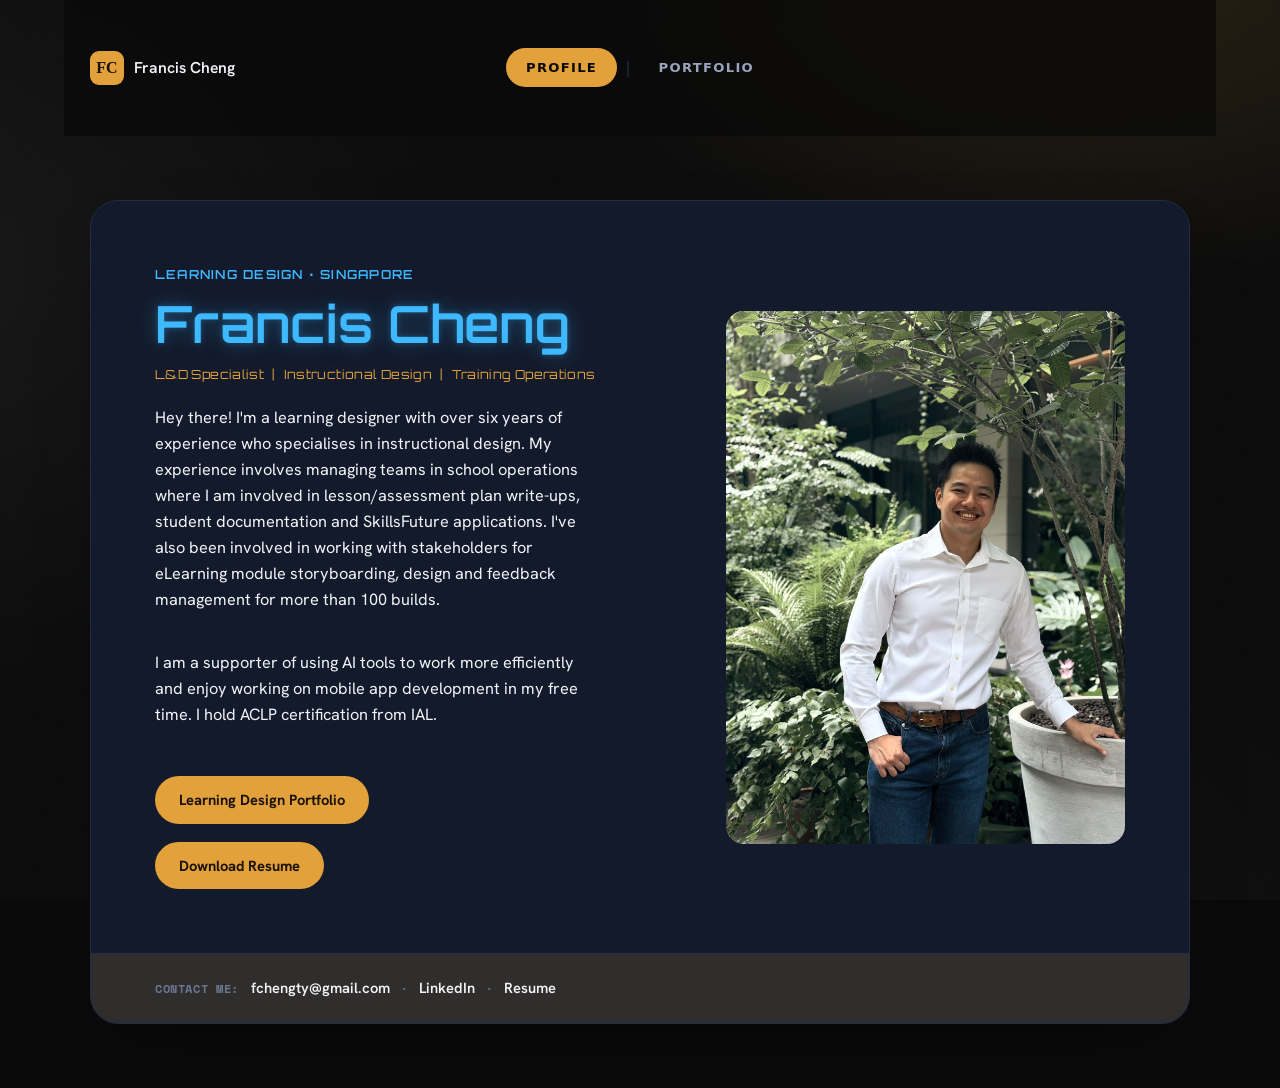
<file: index.html>
<!DOCTYPE html>
<html lang="en">
<head>
<meta charset="UTF-8">
<meta name="viewport" content="width=device-width, initial-scale=1">
<title>Francis Cheng</title>
<link rel="preconnect" href="https://fonts.googleapis.com">
<link rel="preconnect" href="https://fonts.gstatic.com" crossorigin>
<link rel="preconnect" href="https://api.fontshare.com">
<link rel="stylesheet" href="https://api.fontshare.com/v2/css?f[]=clash-display@500,600,700&display=swap">
<link rel="stylesheet" href="https://fonts.googleapis.com/css2?family=Hanken+Grotesk:wght@400;500;600&family=Space+Mono:wght@400;700&family=Orbitron:wght@600;700&display=swap">
<link rel="stylesheet" href="styles.css">
</head>
<body>

<div class="bg-texture" aria-hidden="true"></div>

<nav id="nav">
  <div class="wrap nav-inner">
    <a class="brand" href="index.html">
      <span class="mark">FC</span>
      <span class="name">Francis Cheng</span>
    </a>
    <div class="navlinks">
      <a href="index.html" id="nav-profile" class="active">Profile</a>
      <span class="sep">|</span>
      <a href="portfolio.html" id="nav-portfolio">Portfolio</a>
    </div>
  </div>
</nav>

<div class="wrap">
  <section class="load-in" style="border-top:none; padding-block:clamp(32px,6vw,64px);">
    <div class="profile-card">
      <div class="card-top">
        <div class="card-text">
          <p class="eyebrow">Learning Design &middot; Singapore</p>
          <h1>Francis <span class="accent-name">Cheng</span></h1>
          <p class="titles">L&amp;D Specialist<span class="sep">|</span>Instructional Design<span class="sep">|</span>Training Operations</p>
          <p class="bio">Hey there! I'm a learning designer with over six years of experience who specialises in instructional design. My experience involves managing teams in school operations where I am involved in lesson/assessment plan write-ups, student documentation and SkillsFuture applications. I've also been involved in working with stakeholders for eLearning module storyboarding, design and feedback management for more than 100 builds.</p>
          <p class="bio">I am a supporter of using AI tools to work more efficiently and enjoy working on mobile app development in my free time. I hold ACLP certification from IAL.</p>
          <div class="btn-row">
            <a class="btn arrow" href="portfolio.html">Learning Design Portfolio<span class="btn-icon" aria-hidden="true"><svg viewBox="0 0 16 16" fill="none" stroke="currentColor" stroke-width="1.8" stroke-linecap="round" stroke-linejoin="round"><path d="M4.5 11.5L11.5 4.5M11.5 4.5H6.5M11.5 4.5V9.5"/></svg></span></a>
            <a class="btn download" href="Documents/Francis_Cheng_Resume.docx" download>Download Resume<span class="btn-icon" aria-hidden="true"><svg viewBox="0 0 16 16" fill="none" stroke="currentColor" stroke-width="1.8" stroke-linecap="round" stroke-linejoin="round"><path d="M8 2.5V9.5M8 9.5L5.2 6.7M8 9.5L10.8 6.7"/><path d="M3 12.5H13"/></svg></span></a>
          </div>
        </div>
        <div class="card-photo">
          <img src="images/profile-3.jpeg" alt="Portrait of Francis Cheng">
        </div>
      </div>
      <div class="card-footer">
        <span class="contact-label">Contact me:</span>
        <a href="mailto:fchengty@gmail.com">fchengty@gmail.com</a>
        <span class="dot">&middot;</span>
        <a href="https://www.linkedin.com/in/francis-cheng-ter-yuen-96a889191" target="_blank" rel="noopener">LinkedIn</a>
        <span class="dot">&middot;</span>
        <a href="Documents/Francis_Cheng_Resume.docx" download>Resume</a>
      </div>
    </div>
  </section>
</div>

<script>
  (function(){
    var nav = document.getElementById('nav');
    window.addEventListener('scroll', function(){
      nav.classList.toggle('scrolled', window.scrollY > 8);
    });
  })();
</script>

</body>
</html>
</file>
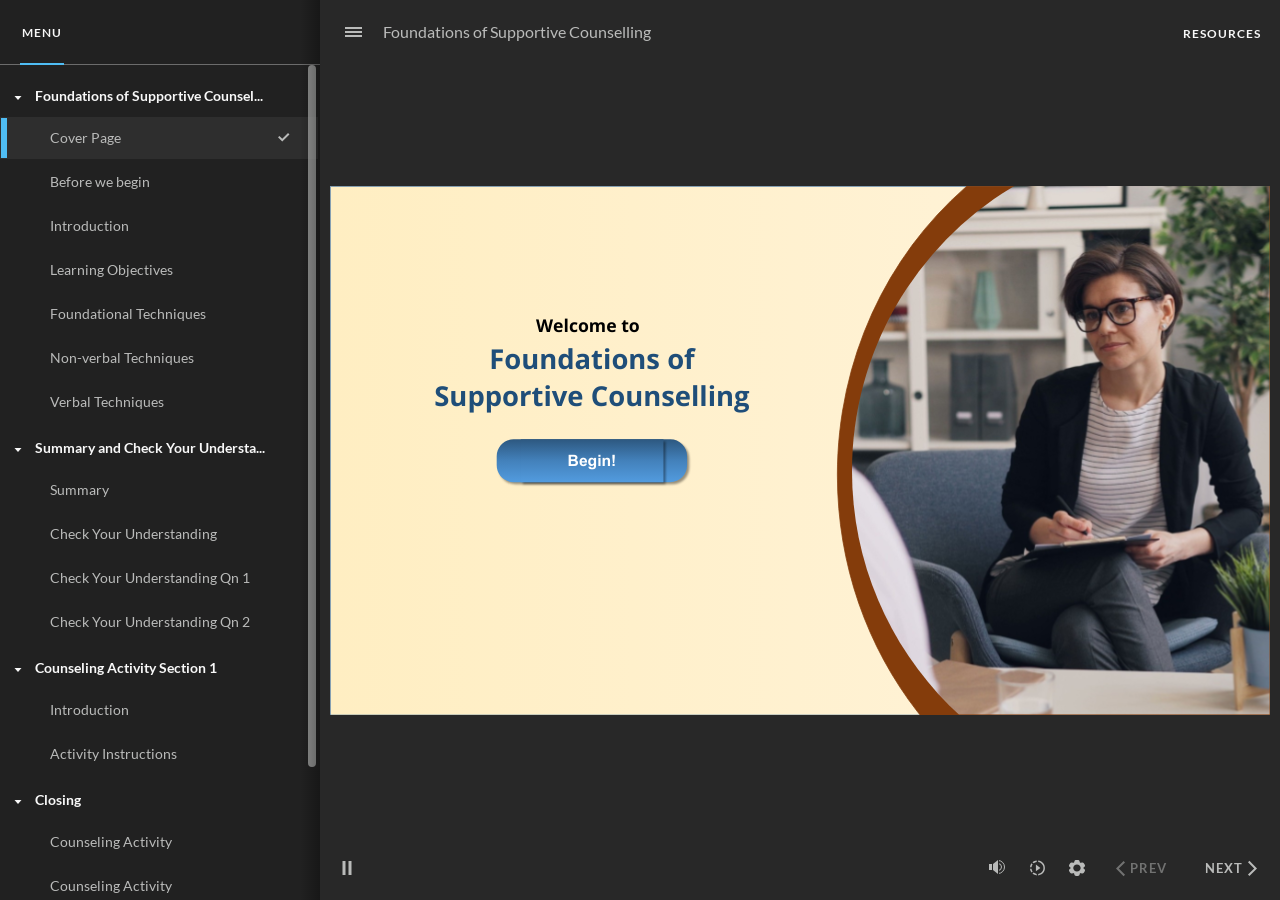
<file: module/story.html>
﻿<!doctype html>
<html lang="en-US">
<head>
  <meta charset="utf-8">
  <!-- Created using Storyline 360 x64 - http://www.articulate.com  -->
  <!-- version: 3.105.35604.0 -->
  <title>Foundations of 
Supportive Counselling</title>
  <meta http-equiv="x-ua-compatible" content="IE=edge"/>
  <meta name="viewport" content="width=device-width,initial-scale=1,user-scalable=no,shrink-to-fit=no,minimal-ui"/>
  <meta name="apple-mobile-web-app-capable" content="yes"/>
  <style>
    html, body { height: 100%; padding: 0; margin: 0 }
    #app { height: 100%; width: 100%; }
  </style>

  <script>
    window.DS = {};
    window.globals = {
      DATA_PATH_BASE: '',
      HAS_FRAME: true,
      HAS_SLIDE: true,

      lmsPresent: false,
      tinCanPresent: false,
      cmi5Present: false,
      aoSupport: false,
      scale: 'Scaled',
      captureRc: false,
      browserSize: 'optimal',
      bgColor: '#282828',
      features: 'DropInBase,MultipleQuizTracking,PlayerSizeOption',
      themeName: 'unified',
      preloaderColor: '#FFFFFF',
      suppressAnalytics: false,
      productChannel: 'stable',
      publishSource: 'storyline',
      aid: 'aid|66877e46-2065-4ef4-a74b-816815165cdb',
      cid: '05f02403-a7f7-48f9-91bf-9e6d4e3d17f1',
      playerVersion: '3.105.35604.0',
      publishTimestamp: '2026-09-19T13:37:48.9385423Z',
      maxIosVideoElements: 10,
      connectionSettings: { message: 'You%20are%20offline.%20Trying%20to%20reconnect...', useDarkTheme: false, mode: 'disabled' },
      hasFeature: function(feature) {
        return this.features.split(',').includes(feature);
      },
      
      parseParams: function(qs) {
        if (window.globals.parsedParams != null) {
          return window.globals.parsedParams;
        }
        qs = (qs || window.location.search.substr(1)).split('+').join(' ');
        var params = {},
            tokens,
            re = /[?&]?([^=]+)=([^&]*)/g;

        while (tokens = re.exec(qs)) {
          params[decodeURIComponent(tokens[1]).trim()] =
            decodeURIComponent(tokens[2]).trim();
        }
        window.globals.parsedParams = params;
        return params;
      }

    };

    if (window.flagsUnderTest != null) {
      window.globals.features = window.flagsUnderTest.reduce((accum, feature) => {
        if (!accum.includes(feature)) {
          accum.push(feature);
        }
        return accum;
      }, window.globals.features.split(',')).join();
    }
  </script>
  <script>
    var isIe11 = ('ActiveXObject' in window || window.MSBlobBuilder != null)
      && window.msCrypto != null && !window.ActiveXObject;
    if (isIe11) {
      window.globals.unsupportedBrowser = true;
      document.write(atob('[base64]'));
    }
  </script>

  <script>
    if (window.globals.hasFeature('Localization')) {
      
      
    }
  </script>

  
  
  <script>window.THREE = { };</script>
  
</head>
<body style="background: #282828" class="cs-HTML theme-unified">
  <!-- 360 -->
  <script>!function(){var e,i=/iPhone/i,o=/iPod/i,n=/iPad/i,t=/\biOS-universal(?:.+)Mac\b/i,r=/\bAndroid(?:.+)Mobile\b/i,a=/Android/i,d=/(?:SD4930UR|\bSilk(?:.+)Mobile\b)/i,p=/Silk/i,l=/Windows Phone/i,u=/\bWindows(?:.+)ARM\b/i,b=/BlackBerry/i,s=/BB10/i,c=/Opera Mini/i,f=/\b(CriOS|Chrome)(?:.+)Mobile/i,h=/Mobile(?:.+)Firefox\b/i,v=function(e){return void 0!==e&&"MacIntel"===e.platform&&"number"==typeof e.maxTouchPoints&&e.maxTouchPoints>1&&"undefined"==typeof MSStream};e=function(e){var m={userAgent:"",platform:"",maxTouchPoints:0};e||"undefined"==typeof navigator?"string"==typeof e?m.userAgent=e:e&&e.userAgent&&(m={userAgent:e.userAgent,platform:e.platform,maxTouchPoints:e.maxTouchPoints||0}):m={userAgent:navigator.userAgent,platform:navigator.platform,maxTouchPoints:navigator.maxTouchPoints||0};var g=m.userAgent,y=g.split("[FBAN");void 0!==y[1]&&(g=y[0]),void 0!==(y=g.split("Twitter"))[1]&&(g=y[0]);var A=function(e){return function(i){return i.test(e)}}(g),w={apple:{phone:A(i)&&!A(l),ipod:A(o),tablet:!A(i)&&(A(n)||v(m))&&!A(l),universal:A(t),device:(A(i)||A(o)||A(n)||A(t)||v(m))&&!A(l)},amazon:{phone:A(d),tablet:!A(d)&&A(p),device:A(d)||A(p)},android:{phone:!A(l)&&A(d)||!A(l)&&A(r),tablet:!A(l)&&!A(d)&&!A(r)&&(A(p)||A(a)),device:!A(l)&&(A(d)||A(p)||A(r)||A(a))||A(/\bokhttp\b/i)},windows:{phone:A(l),tablet:A(u),device:A(l)||A(u)},other:{blackberry:A(b),blackberry10:A(s),opera:A(c),firefox:A(h),chrome:A(f),device:A(b)||A(s)||A(c)||A(h)||A(f)},any:!1,phone:!1,tablet:!1};return w.any=w.apple.device||w.android.device||w.windows.device||w.other.device,w.phone=w.apple.phone||w.android.phone||w.windows.phone,w.tablet=w.apple.tablet||w.android.tablet||w.windows.tablet,w}(),"object"==typeof exports&&"undefined"!=typeof module?module.exports=e:"function"==typeof define&&define.amd?define((function(){return e})):this.isMobile=e}();
    window.isMobile.apple.tablet = window.isMobile.apple.tablet ||
      (navigator.platform === 'MacIntel' && navigator.maxTouchPoints > 1);
    window.isMobile.apple.device = window.isMobile.apple.device || window.isMobile.apple.tablet;
    window.isMobile.tablet = window.isMobile.tablet || window.isMobile.apple.tablet;
    window.isMobile.any = window.isMobile.any || window.isMobile.apple.tablet;
  </script>

  <div id="focus-sink" tabindex="-1"></div>

  <div id="preso"></div>
  <script>
    (function() {

      var classTypes = [ 'desktop', 'mobile', 'phone', 'tablet' ];

      var addDeviceClasses = function(prefix, testObj) {
        var curr, i;
        for (i = 0; i < classTypes.length; i++) {
          curr = classTypes[i];
          if (testObj[curr]) {
            document.body.classList.add(prefix + curr);
          }
        }
      };

      var params = window.globals.parseParams(),
          isDevicePreview = params.devicepreview === '1',
          isPhoneOverride = params.deviceType === 'phone' || (isDevicePreview && params.phone == '1'),
          isTabletOverride = (params.deviceType === 'tablet' || isDevicePreview) && !isPhoneOverride,
          isMobileOverride = isPhoneOverride || isTabletOverride;

      var deviceView = {
        desktop: !window.isMobile.any && !isMobileOverride,
        mobile: window.isMobile.any || isMobileOverride,
        phone: isPhoneOverride || (window.isMobile.phone && !isTabletOverride),
        tablet: isTabletOverride || window.isMobile.tablet
      };

      window.globals.deviceView = deviceView;
      window.isMobile.desktop = !window.isMobile.any;
      window.isMobile.mobile = window.isMobile.any;

      addDeviceClasses('view-', deviceView);

    })();
  </script>
  
  <script src='story_content/triggers.js' type=text/javascript></script>
<script src='story_content/user.js' type=text/javascript></script>
  <div class="slide-loader"></div>

  <script>
    var doc = document, loader = doc.body.querySelector('.slide-loader'); [ 1, 2, 3 ].forEach(function(n) { var d = doc.createElement('div'); d.style.backgroundColor = window.globals.preloaderColor; d.classList.add('mobile-loader-dot'); d.classList.add('dot' + n); loader.appendChild(d); });
  </script>

  <div class="mobile-load-title-overlay" style="display: none">
    <div class="mobile-load-title">Foundations of 
Supportive Counselling</div>
  </div>

  <div class="mobile-chrome-warning"></div>

  
<style>
  .warn-connection-dialog {
    display: none;
    background: transparent;
    pointer-events: all;
    position: fixed;
    left: 0;
    top: 0;
    width: 100%;
    height: 100%;
    z-index: 999;
  }

  .warn-connection-content {
    pointer-events: all;
    border-radius: 4px;
    background: white;
    border: 1px solid #E7E7E7;
    color: #333333;
    box-shadow: 0 2px 4px rgba(0, 0, 0, 0.25);
    transition: all 150ms ease-out;
    position: absolute;
    white-space: nowrap;
  }

  .view-phone.is-landscape .warn-connection-content {
    left: 23px;
    bottom: 23px;
  }

  .view-tablet.is-landscape .warn-connection-content {
    left: 50%;
    top: 20px;
    transform: translateX(-50%);
  }

  .view-mobile.is-portrait .warn-connection-content {
    transform: translate(-50%, calc(-100% - 15px));
  }

  .warn-connection-content p {
    display: inline-block;
    margin: 0 8px 0 0;
    line-height: 33px;
    font-size: 11px;
  }

  .warn-connection-content svg {
    position: relative;
    vertical-align: middle;
    margin: 0 2px 2px 8px;
  }

  .view-desktop .warn-connection-content {
    left: 1.5em;
    bottom: 1.5em;
  }

  .view-desktop .warn-connection-content p {
    font-size: 1.1em;
  }

  .is-offline .warn-connection-dialog {
    display: block;
  }

  .is-offline .cs-panel * {
    pointer-events: none !important;
  }

  .is-offline .cs-panel {
    pointer-events: all !important;
  }

  .is-offline #nav-controls * {
    pointer-events: none !important;
  }

  .is-offline #nav-controls {
    pointer-events: all !important;
  }
</style>

<div class="warn-connection-dialog" role="alertdialog" aria-modal="true" tabindex="0" aria-labelledby="warn-connection-message">
  <div class="warn-connection-content">
    <svg width="17" height="15" viewBox="0 0 17 15" xmlns="http://www.w3.org/2000/svg">
      <path fill="#8F0000" stroke="white" d="M16.07,12.98 L15.88,12.23 L9.51,1.21 C8.97,0.26,7.6,0.26,7.06,1.21 L0.69,12.23 C0.15,13.16,0.81,14.36,1.91,14.36 H14.65 C15.47,14.36,16.05,13.7,16.07,12.98 Z"/>
      <path fill="white" stroke="white" d="M8.58,5.5 C8.35,5.28,8.5,5.35,8.21,5.32 C8.09,5.35,7.97,5.49,7.96,5.67 C7.97,5.79,7.98,5.92,7.98,6.04 L7.98,6.04 C7.99,6.17,8,6.31,8.01,6.43 L8.01,6.44 C8.03,6.92,8.06,7.41,8.09,7.9 L8.09,7.9 C8.12,8.39,8.14,8.88,8.17,9.37 C8.17,9.39,8.18,9.42,8.2,9.44 C8.23,9.46,8.25,9.47,8.28,9.47 C8.31,9.47,8.34,9.46,8.35,9.44 C8.37,9.43,8.38,9.4,8.39,9.35 L8.39,9.34 C8.39,9.24,8.4,9.15,8.4,9.05 L8.4,9.05 C8.41,8.96,8.41,8.86,8.42,8.75 C8.43,8.44,8.45,8.12,8.47,7.81 L8.47,7.81 C8.49,7.49,8.51,7.18,8.53,6.87 C8.55,6.46,8.56,6.05,8.59,5.64 L8.6,5.62 C8.6,5.57,8.59,5.53,8.58,5.5 L8.21,5.32 Z"/>
      <circle fill="white" stroke="white" cx="8.3" cy="11.35" r="0.3"/>
    </svg>
    <p id="warn-connection-message">You are offline. Trying to reconnect...</p>
  </div>
</div>

<script>
  (function() {
    window.DS.connection = {
      warningShown: false,
      assets: {},
      loadingAssetGroup: false,
      retryDelay: 500
    };

    var connectionSettings = window.globals.connectionSettings || {};

    var useConnectionMessages = window.AbortController != null &&
      window.location.protocol != 'file:' &&
      connectionSettings.mode === 'normal';

    window.DS.connection.useConnectionMessages = useConnectionMessages;

    var assetCount = 0;
    var checkLoadedId;


    if (useConnectionMessages && connectionSettings != null) {
      var contentEl = document.querySelector('.warn-connection-content');
      var messageEl = contentEl.querySelector('p');

      if (connectionSettings.useDarkTheme) {
        contentEl.style.borderColor = '#BABBBA';
        contentEl.style.backgroundColor = '#282828';
        contentEl.style.color = '#FFFFFF';
      }

      if (connectionSettings.message != null) {
        messageEl.textContent = window.decodeURIComponent(connectionSettings.message);
      }
    }

    function checkAssetsReady() {
      for (var i in DS.connection.assets) {
        if (!DS.connection.assets[i].success) {
          return false;
        }
      }
      return true;
    }

    function stopAssetGroup() {
      if (!useConnectionMessages) { return; }

      assetCount = 0;

      DS.connection.oldAssetGroup = DS.connection.assets;
      DS.connection.assets = {};
      DS.connection.loadingAssetGroup = false;
      clearInterval(checkLoadedId);
    }

    function startAssetGroup() {
      if (!useConnectionMessages) { return; }
      var ticks = 0;
      clearInterval(checkLoadedId);
      checkLoadedId = setInterval(function() {
        var loaded = 0;
        if (assetCount === 0 && loaded === 0) {
          clearInterval(checkLoadedId);
          return;
        }

        for (var i in DS.connection.assets) {
          if (DS.connection.assets[i].success) {
            loaded++;
          }
        }

        if (assetCount === loaded && checkAssetsReady()) {
          for (var i in DS.connection.assets) {
            if (DS.connection.assets[i].action) {
              DS.connection.assets[i].action();
            }
          }
          hideWarning();
          stopAssetGroup();
        }
      }, 100)
    }

    function requiredAsset(url, action, retry, type) {
      if (!useConnectionMessages) { return; }
      if (DS.connection.assets[url]) { return; }

      DS.connection.assets[url] = {
        success: false, action: action, retry: retry, type: type
      };
      assetCount = Object.keys(DS.connection.assets).length;
      if (!DS.connection.loadingAssetGroup) {
        startAssetGroup();
      }
      DS.connection.loadingAssetGroup = true;
    }

    function assetLoaded(url) {
      if (!useConnectionMessages) { return; }
      if (DS.connection.assets[url]) {
        DS.connection.assets[url].success = true;
      }
    }

    function assetFailed(url) {
      if (!useConnectionMessages) { return; }
      if (!DS.connection.assets[url]) {
        if (/\.js$/.test(url) && url.indexOf('transcripts') === -1) {
          setTimeout(function() {
            if (DS.connection.lastSlideLoaded != null) {
              DS.connection.lastSlideLoaded();
            }
          }, DS.connection.retryDelay);
        }
        return;
      }
      if (!DS.connection.warningShown) { showWarning(); }
      if (DS.connection.assets[url].retry) {
        setTimeout(function() {
          if (!DS.connection.assets[url].success) {
            DS.connection.assets[url].retry()
          }
        }, DS.connection.retryDelay);
      }
    }

    function hideWarning() {
      document.body.classList.remove('is-offline');
      DS.connection.warningShown = false;
      enableKeys();
    }
    DS.connection.hideWarning = hideWarning

    function showWarning(btn) {
      document.body.classList.add('is-offline')
      DS.connection.warningShown = true;
      updateWarningPosition();
      disableKeys();
    }

    function updateWarningPosition() {
      if (!DS.connection.warningShown) {
        return;
      }

      var isPortrait = document.body.classList.contains('is-portrait');
      var isMobile = document.body.classList.contains('view-mobile');
      var warningEl = document.querySelector('.warn-connection-content');

      if (isPortrait && isMobile) {
        var slide = document.querySelector('.primary-slide');
        var slideRect = slide != null
          ? slide.getBoundingClientRect()
          : { top: window.innerHeight, left: 0, width: window.innerWidth };

        warningEl.style.top = `${slideRect.top}px`
        warningEl.style.left = `${slideRect.left + slideRect.width / 2}px`
      } else {
        warningEl.style.top = null;
        warningEl.style.left = null;
      }

      window.requestAnimationFrame(updateWarningPosition);
    }

    function onDisableKeyDown(e) {
      e.preventDefault();
      e.stopImmediatePropagation();
    }

    function onDisableKeyUp(e) {
      e.preventDefault();
      e.stopImmediatePropagation();
    }

    var accStyle = document.createElement('style');
    var warnDialogEl = document.querySelector('.warn-connection-dialog');

    function disableKeys() {
      if (DS.views && DS.views.nsStack && DS.views.nsStack.length === 1) {
        DS.views.nsStack[0].tabReachable = false
        DS.views.nsStack[0].updateTabIndex(true);
      }

      accStyle.innerHTML = '.acc-shadow-dom { display: none; }';
      document.body.appendChild(accStyle);

      warnDialogEl.parentNode.append(warnDialogEl);
      warnDialogEl.focus();
    }

    function enableKeys() {
      accStyle.remove();
      if (DS.views && DS.views.nsStack && DS.views.nsStack.length === 1 && DS.views.nsStack[0].name === '_frame') {
        DS.views.nsStack[0].tabReachable = true;
        DS.views.nsStack[0].updateTabIndex();
      }
    }

    // these will all be noops if the feature flag isn't set in
    // the data and `window.globals.features`
    DS.connection.requiredAsset = requiredAsset;
    DS.connection.assetLoaded = assetLoaded;
    DS.connection.assetFailed = assetFailed;
    DS.connection.stopAssetGroup = stopAssetGroup;
    DS.connection.startAssetGroup = startAssetGroup;
  })();
</script>


  <script>
    
    if (window.autoSpider && window.vInterfaceObject) {
      document.querySelector('.mobile-load-title-overlay').style.display = 'none';
    }
  </script>

  

  <link rel="stylesheet" href="html5/data/css/output.min.css" data-noprefix/>
</body>
<script src="html5/lib/scripts/bootstrapper.min.js"></script>
</html>
</file>
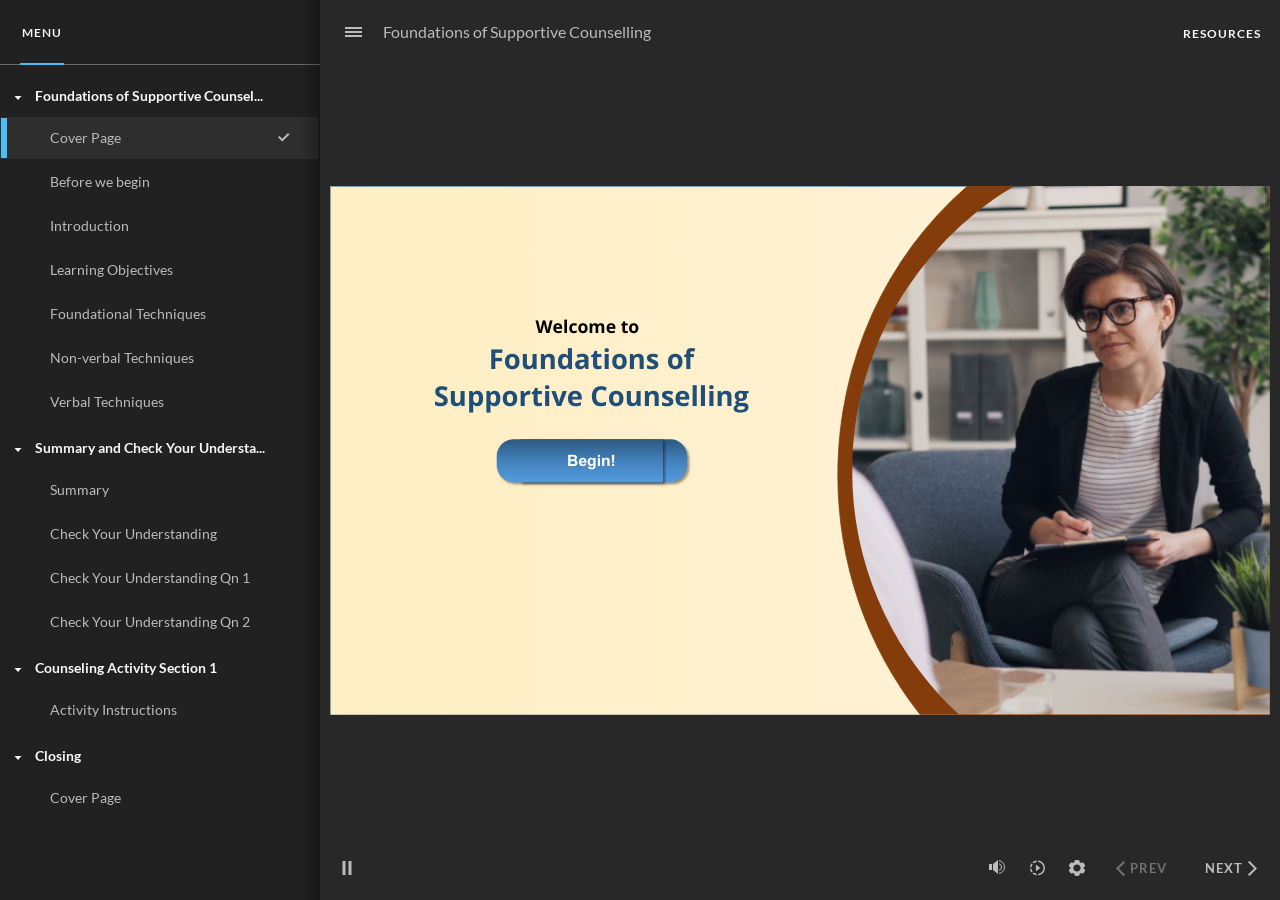
<file: portfolio-handoff/module/story.html>
﻿<!doctype html>
<html lang="en-US">
<head>
  <meta charset="utf-8">
  <!-- Created using Storyline 360 x64 - http://www.articulate.com  -->
  <!-- version: 3.125.37980.0 -->
  <title>Foundations of 
Supportive Counselling</title>
  <meta http-equiv="x-ua-compatible" content="IE=edge"/>
  <meta name="viewport" content="width=device-width,initial-scale=1,user-scalable=no,shrink-to-fit=no,minimal-ui"/>
  <meta name="apple-mobile-web-app-capable" content="yes"/>
  <style>
    html, body { height: 100%; padding: 0; margin: 0 }
    #app { height: 100%; width: 100%; }
  </style>

  <script>
    window.DS = {};
    window.globals = {
      DATA_PATH_BASE: '',
      HAS_FRAME: true,
      HAS_SLIDE: true,

      lmsPresent: false,
      tinCanPresent: false,
      cmi5Present: false,
      aoSupport: false,
      scale: 'Scaled',
      captureRc: false,
      browserSize: 'optimal',
      bgColor: '#282828',
      features: 'DropInBase,EngagePromiseUpgrade,JsInteractions,Localization,PlayerMemoryEnhancements,SlideLevelScale,SlidePromiseUpgrade,StartupPromiseUpgrade',
      themeName: 'unified',
      preloaderColor: '#FFFFFF',
      suppressAnalytics: false,
      productChannel: 'stable',
      publishSource: 'storyline',
      aid: 'aid|66877e46-2065-4ef4-a74b-816815165cdb',
      cid: 'b3832155-4aab-4869-9343-32c47fcd892d',
      playerVersion: '3.125.37980.0',
      publishTimestamp: '2026-09-11T09:38:35.3364906Z',
      maxIosVideoElements: 10,
      connectionSettings: { message: 'You%20are%20offline.%20Trying%20to%20reconnect...', useDarkTheme: false, mode: 'disabled' },
      hasFeature: function(feature) {
        return this.features.split(',').includes(feature);
      },
      
      parseParams: function(qs) {
        if (window.globals.parsedParams != null) {
          return window.globals.parsedParams;
        }
        qs = (qs || window.location.search.substr(1)).split('+').join(' ');
        var params = {},
            tokens,
            re = /[?&]?([^=]+)=([^&]*)/g;

        while (tokens = re.exec(qs)) {
          params[decodeURIComponent(tokens[1]).trim()] =
            decodeURIComponent(tokens[2]).trim();
        }
        window.globals.parsedParams = params;
        return params;
      }

    };

    if (window.flagsUnderTest != null) {
      window.globals.features = window.flagsUnderTest.reduce((accum, feature) => {
        if (!accum.includes(feature)) {
          accum.push(feature);
        }
        return accum;
      }, window.globals.features.split(',')).join();
    }
  </script>
  <script>
    var isIe11 = ('ActiveXObject' in window || window.MSBlobBuilder != null)
      && window.msCrypto != null && !window.ActiveXObject;
    if (isIe11) {
      window.globals.unsupportedBrowser = true;
      document.write(atob('[base64]'));
    }
  </script>

  <script>
    if (window.globals.hasFeature('Localization')) {
      
      
    }
  </script>

  
  
  <script>window.THREE = { };</script>
  
</head>
<body style="background: #282828" class="cs-HTML theme-unified">
  <!-- 360 -->
  <script>!function(){var e,i=/iPhone/i,o=/iPod/i,n=/iPad/i,t=/\biOS-universal(?:.+)Mac\b/i,r=/\bAndroid(?:.+)Mobile\b/i,a=/Android/i,d=/(?:SD4930UR|\bSilk(?:.+)Mobile\b)/i,p=/Silk/i,l=/Windows Phone/i,u=/\bWindows(?:.+)ARM\b/i,b=/BlackBerry/i,s=/BB10/i,c=/Opera Mini/i,f=/\b(CriOS|Chrome)(?:.+)Mobile/i,h=/Mobile(?:.+)Firefox\b/i,v=function(e){return void 0!==e&&"MacIntel"===e.platform&&"number"==typeof e.maxTouchPoints&&e.maxTouchPoints>1&&"undefined"==typeof MSStream};e=function(e){var m={userAgent:"",platform:"",maxTouchPoints:0};e||"undefined"==typeof navigator?"string"==typeof e?m.userAgent=e:e&&e.userAgent&&(m={userAgent:e.userAgent,platform:e.platform,maxTouchPoints:e.maxTouchPoints||0}):m={userAgent:navigator.userAgent,platform:navigator.platform,maxTouchPoints:navigator.maxTouchPoints||0};var g=m.userAgent,y=g.split("[FBAN");void 0!==y[1]&&(g=y[0]),void 0!==(y=g.split("Twitter"))[1]&&(g=y[0]);var A=function(e){return function(i){return i.test(e)}}(g),w={apple:{phone:A(i)&&!A(l),ipod:A(o),tablet:!A(i)&&(A(n)||v(m))&&!A(l),universal:A(t),device:(A(i)||A(o)||A(n)||A(t)||v(m))&&!A(l)},amazon:{phone:A(d),tablet:!A(d)&&A(p),device:A(d)||A(p)},android:{phone:!A(l)&&A(d)||!A(l)&&A(r),tablet:!A(l)&&!A(d)&&!A(r)&&(A(p)||A(a)),device:!A(l)&&(A(d)||A(p)||A(r)||A(a))||A(/\bokhttp\b/i)},windows:{phone:A(l),tablet:A(u),device:A(l)||A(u)},other:{blackberry:A(b),blackberry10:A(s),opera:A(c),firefox:A(h),chrome:A(f),device:A(b)||A(s)||A(c)||A(h)||A(f)},any:!1,phone:!1,tablet:!1};return w.any=w.apple.device||w.android.device||w.windows.device||w.other.device,w.phone=w.apple.phone||w.android.phone||w.windows.phone,w.tablet=w.apple.tablet||w.android.tablet||w.windows.tablet,w}(),"object"==typeof exports&&"undefined"!=typeof module?module.exports=e:"function"==typeof define&&define.amd?define((function(){return e})):this.isMobile=e}();
    window.isMobile.apple.tablet = window.isMobile.apple.tablet ||
      (navigator.platform === 'MacIntel' && navigator.maxTouchPoints > 1);
    window.isMobile.apple.device = window.isMobile.apple.device || window.isMobile.apple.tablet;
    window.isMobile.tablet = window.isMobile.tablet || window.isMobile.apple.tablet;
    window.isMobile.any = window.isMobile.any || window.isMobile.apple.tablet;
  </script>

  <div id="focus-sink" tabindex="-1"></div>

  <div id="preso"></div>
  <script>
    (function() {

      var classTypes = [ 'desktop', 'mobile', 'phone', 'tablet' ];

      var addDeviceClasses = function(prefix, testObj) {
        var curr, i;
        for (i = 0; i < classTypes.length; i++) {
          curr = classTypes[i];
          if (testObj[curr]) {
            document.body.classList.add(prefix + curr);
          }
        }
      };

      var params = window.globals.parseParams(),
          isDevicePreview = params.devicepreview === '1',
          isPhoneOverride = params.deviceType === 'phone' || (isDevicePreview && params.phone == '1'),
          isTabletOverride = (params.deviceType === 'tablet' || isDevicePreview) && !isPhoneOverride,
          isMobileOverride = isPhoneOverride || isTabletOverride;

      var deviceView = {
        desktop: !window.isMobile.any && !isMobileOverride,
        mobile: window.isMobile.any || isMobileOverride,
        phone: isPhoneOverride || (window.isMobile.phone && !isTabletOverride),
        tablet: isTabletOverride || window.isMobile.tablet
      };

      window.globals.deviceView = deviceView;
      window.isMobile.desktop = !window.isMobile.any;
      window.isMobile.mobile = window.isMobile.any;

      addDeviceClasses('view-', deviceView);

    })();
  </script>
  
  <script src='story_content/triggers.js' type=text/javascript></script>
<script src='story_content/user.js' type=text/javascript></script>
  <div class="slide-loader"></div>

  <script>
    var doc = document, loader = doc.body.querySelector('.slide-loader'); [ 1, 2, 3 ].forEach(function(n) { var d = doc.createElement('div'); d.style.backgroundColor = window.globals.preloaderColor; d.classList.add('mobile-loader-dot'); d.classList.add('dot' + n); loader.appendChild(d); });
  </script>

  <div class="mobile-load-title-overlay" style="display: none">
    <div class="mobile-load-title">Foundations of 
Supportive Counselling</div>
  </div>

  <div class="mobile-chrome-warning"></div>

  
<style>
  .warn-connection-dialog {
    display: none;
    background: transparent;
    pointer-events: all;
    position: fixed;
    left: 0;
    top: 0;
    width: 100%;
    height: 100%;
    z-index: 999;
  }

  .warn-connection-content {
    pointer-events: all;
    border-radius: 4px;
    background: white;
    border: 1px solid #E7E7E7;
    color: #333333;
    box-shadow: 0 2px 4px rgba(0, 0, 0, 0.25);
    transition: all 150ms ease-out;
    position: absolute;
    white-space: nowrap;
  }

  .view-phone.is-landscape .warn-connection-content {
    left: 23px;
    bottom: 23px;
  }

  .view-tablet.is-landscape .warn-connection-content {
    left: 50%;
    top: 20px;
    transform: translateX(-50%);
  }

  .view-mobile.is-portrait .warn-connection-content {
    transform: translate(-50%, calc(-100% - 15px));
  }

  .warn-connection-content p {
    display: inline-block;
    margin: 0 8px 0 0;
    line-height: 33px;
    font-size: 11px;
  }

  .warn-connection-content svg {
    position: relative;
    vertical-align: middle;
    margin: 0 2px 2px 8px;
  }

  .view-desktop .warn-connection-content {
    left: 1.5em;
    bottom: 1.5em;
  }

  .view-desktop .warn-connection-content p {
    font-size: 1.1em;
  }

  .is-offline .warn-connection-dialog {
    display: block;
  }

  .is-offline .cs-panel * {
    pointer-events: none !important;
  }

  .is-offline .cs-panel {
    pointer-events: all !important;
  }

  .is-offline #nav-controls * {
    pointer-events: none !important;
  }

  .is-offline #nav-controls {
    pointer-events: all !important;
  }
</style>

<div class="warn-connection-dialog" role="alertdialog" aria-modal="true" tabindex="0" aria-labelledby="warn-connection-message">
  <div class="warn-connection-content">
    <svg width="17" height="15" viewBox="0 0 17 15" xmlns="http://www.w3.org/2000/svg">
      <path fill="#8F0000" stroke="white" d="M16.07,12.98 L15.88,12.23 L9.51,1.21 C8.97,0.26,7.6,0.26,7.06,1.21 L0.69,12.23 C0.15,13.16,0.81,14.36,1.91,14.36 H14.65 C15.47,14.36,16.05,13.7,16.07,12.98 Z"/>
      <path fill="white" stroke="white" d="M8.58,5.5 C8.35,5.28,8.5,5.35,8.21,5.32 C8.09,5.35,7.97,5.49,7.96,5.67 C7.97,5.79,7.98,5.92,7.98,6.04 L7.98,6.04 C7.99,6.17,8,6.31,8.01,6.43 L8.01,6.44 C8.03,6.92,8.06,7.41,8.09,7.9 L8.09,7.9 C8.12,8.39,8.14,8.88,8.17,9.37 C8.17,9.39,8.18,9.42,8.2,9.44 C8.23,9.46,8.25,9.47,8.28,9.47 C8.31,9.47,8.34,9.46,8.35,9.44 C8.37,9.43,8.38,9.4,8.39,9.35 L8.39,9.34 C8.39,9.24,8.4,9.15,8.4,9.05 L8.4,9.05 C8.41,8.96,8.41,8.86,8.42,8.75 C8.43,8.44,8.45,8.12,8.47,7.81 L8.47,7.81 C8.49,7.49,8.51,7.18,8.53,6.87 C8.55,6.46,8.56,6.05,8.59,5.64 L8.6,5.62 C8.6,5.57,8.59,5.53,8.58,5.5 L8.21,5.32 Z"/>
      <circle fill="white" stroke="white" cx="8.3" cy="11.35" r="0.3"/>
    </svg>
    <p id="warn-connection-message">You are offline. Trying to reconnect...</p>
  </div>
</div>

<script>
  (function() {
    window.DS.connection = {
      warningShown: false,
      assets: {},
      loadingAssetGroup: false,
      retryDelay: 500
    };

    var connectionSettings = window.globals.connectionSettings || {};

    var useConnectionMessages = window.AbortController != null &&
      window.location.protocol != 'file:' &&
      connectionSettings.mode === 'normal';

    window.DS.connection.useConnectionMessages = useConnectionMessages;

    var assetCount = 0;
    var checkLoadedId;


    if (useConnectionMessages && connectionSettings != null) {
      var contentEl = document.querySelector('.warn-connection-content');
      var messageEl = contentEl.querySelector('p');

      if (connectionSettings.useDarkTheme) {
        contentEl.style.borderColor = '#BABBBA';
        contentEl.style.backgroundColor = '#282828';
        contentEl.style.color = '#FFFFFF';
      }

      if (connectionSettings.message != null) {
        messageEl.textContent = window.decodeURIComponent(connectionSettings.message);
      }
    }

    function checkAssetsReady() {
      for (var i in DS.connection.assets) {
        if (!DS.connection.assets[i].success) {
          return false;
        }
      }
      return true;
    }

    function stopAssetGroup() {
      if (!useConnectionMessages) { return; }

      assetCount = 0;

      DS.connection.oldAssetGroup = DS.connection.assets;
      DS.connection.assets = {};
      DS.connection.loadingAssetGroup = false;
      clearInterval(checkLoadedId);
    }

    function startAssetGroup() {
      if (!useConnectionMessages) { return; }
      var ticks = 0;
      clearInterval(checkLoadedId);
      checkLoadedId = setInterval(function() {
        var loaded = 0;
        if (assetCount === 0 && loaded === 0) {
          clearInterval(checkLoadedId);
          return;
        }

        for (var i in DS.connection.assets) {
          if (DS.connection.assets[i].success) {
            loaded++;
          }
        }

        if (assetCount === loaded && checkAssetsReady()) {
          for (var i in DS.connection.assets) {
            if (DS.connection.assets[i].action) {
              DS.connection.assets[i].action();
            }
          }
          hideWarning();
          stopAssetGroup();
        }
      }, 100)
    }

    function requiredAsset(url, action, retry, type) {
      if (!useConnectionMessages) { return; }
      if (DS.connection.assets[url]) { return; }

      DS.connection.assets[url] = {
        success: false, action: action, retry: retry, type: type
      };
      assetCount = Object.keys(DS.connection.assets).length;
      if (!DS.connection.loadingAssetGroup) {
        startAssetGroup();
      }
      DS.connection.loadingAssetGroup = true;
    }

    function assetLoaded(url) {
      if (!useConnectionMessages) { return; }
      if (DS.connection.assets[url]) {
        DS.connection.assets[url].success = true;
      }
    }

    function assetFailed(url) {
      if (!useConnectionMessages) { return; }
      if (!DS.connection.assets[url]) {
        if (/\.js$/.test(url) && url.indexOf('transcripts') === -1) {
          setTimeout(function() {
            if (DS.connection.lastSlideLoaded != null) {
              DS.connection.lastSlideLoaded();
            }
          }, DS.connection.retryDelay);
        }
        return;
      }
      if (!DS.connection.warningShown) { showWarning(); }
      if (DS.connection.assets[url].retry) {
        setTimeout(function() {
          if (!DS.connection.assets[url].success) {
            DS.connection.assets[url].retry()
          }
        }, DS.connection.retryDelay);
      }
    }

    function hideWarning() {
      document.body.classList.remove('is-offline');
      DS.connection.warningShown = false;
      enableKeys();
    }
    DS.connection.hideWarning = hideWarning

    function showWarning(btn) {
      document.body.classList.add('is-offline')
      DS.connection.warningShown = true;
      updateWarningPosition();
      disableKeys();
    }

    function updateWarningPosition() {
      if (!DS.connection.warningShown) {
        return;
      }

      var isPortrait = document.body.classList.contains('is-portrait');
      var isMobile = document.body.classList.contains('view-mobile');
      var warningEl = document.querySelector('.warn-connection-content');

      if (isPortrait && isMobile) {
        var slide = document.querySelector('.primary-slide');
        var slideRect = slide != null
          ? slide.getBoundingClientRect()
          : { top: window.innerHeight, left: 0, width: window.innerWidth };

        warningEl.style.top = `${slideRect.top}px`
        warningEl.style.left = `${slideRect.left + slideRect.width / 2}px`
      } else {
        warningEl.style.top = null;
        warningEl.style.left = null;
      }

      window.requestAnimationFrame(updateWarningPosition);
    }

    function onDisableKeyDown(e) {
      e.preventDefault();
      e.stopImmediatePropagation();
    }

    function onDisableKeyUp(e) {
      e.preventDefault();
      e.stopImmediatePropagation();
    }

    var accStyle = document.createElement('style');
    var warnDialogEl = document.querySelector('.warn-connection-dialog');

    function disableKeys() {
      if (DS.views && DS.views.nsStack && DS.views.nsStack.length === 1) {
        DS.views.nsStack[0].tabReachable = false
        DS.views.nsStack[0].updateTabIndex(true);
      }

      accStyle.innerHTML = '.acc-shadow-dom { display: none; }';
      document.body.appendChild(accStyle);

      warnDialogEl.parentNode.append(warnDialogEl);
      warnDialogEl.focus();
    }

    function enableKeys() {
      accStyle.remove();
      if (DS.views && DS.views.nsStack && DS.views.nsStack.length === 1 && DS.views.nsStack[0].name === '_frame') {
        DS.views.nsStack[0].tabReachable = true;
        DS.views.nsStack[0].updateTabIndex();
      }
    }

    // these will all be noops if the feature flag isn't set in
    // the data and `window.globals.features`
    DS.connection.requiredAsset = requiredAsset;
    DS.connection.assetLoaded = assetLoaded;
    DS.connection.assetFailed = assetFailed;
    DS.connection.stopAssetGroup = stopAssetGroup;
    DS.connection.startAssetGroup = startAssetGroup;
  })();
</script>


  <script>
    
    if (window.autoSpider && window.vInterfaceObject) {
      document.querySelector('.mobile-load-title-overlay').style.display = 'none';
    }
  </script>

  

  <link rel="stylesheet" href="html5/data/css/output.min.css" data-noprefix/>
</body>
<script src="html5/lib/scripts/bootstrapper.min.js"></script>
</html>
</file>
<file: styles.css>
/* fonts are loaded via <link rel="stylesheet"> in each page's <head>, not @import
   here — @import chains are render-blocking and fetch serially (this file, THEN
   the imported stylesheet, THEN its font files), which was the leading suspect
   for the nav pill transition sometimes just snapping: if the destination page's
   fonts are still resolving when the browser checks its view-transition opt-in,
   it can skip the transition for that navigation. <link> tags let the browser
   discover and fetch both font stylesheets in parallel with this file instead. */

/* seamless cross-page navigation (Profile <-> Portfolio) in browsers that support it;
   plain instant navigation everywhere else, so nothing breaks */
@view-transition {
  navigation: auto;
}

:root{
  /* committed near-black identity — no light variant, by design */
  --bg:#0A0A0A;
  --surface:#131A2B;
  --surface-2:#1B2338;
  --surface-3:#232C45;
  --ink:#F2F4F8;
  --ink-soft:#9AA5BD;
  --ink-faint:#6B7690;
  --border:#232C45;
  --accent:#E2A13A;
  --accent-strong:#F0B24C;
  --accent-ink:#1A1206;
  --accent-soft:rgba(226,161,58,0.14);
  --heading:#3EB8FF;
  --heading-glow:0 0 22px rgba(62,184,255,0.35), 0 0 6px rgba(62,184,255,0.28);
  --shadow:rgba(0,0,0,0.5);
  --text-measure:640px; /* shared paragraph width so body copy lines up across the site */
}
html{ color-scheme:dark; }

*{ box-sizing:border-box; }
html{ scroll-behavior:smooth; }
body{
  margin:0; background:var(--bg); color:var(--ink);
  font-family:'Hanken Grotesk',-apple-system,BlinkMacSystemFont,sans-serif;
  padding-inline:clamp(20px,5vw,64px); line-height:1.6;
}
::selection{ background:var(--accent-soft); color:var(--ink); }
.wrap{ max-width:1100px; margin:0 auto; }
a{ color:inherit; }
h1,h2,h3{ font-family:'Orbitron',system-ui,sans-serif; font-weight:600; text-wrap:balance; margin:0; color:var(--heading); text-shadow:var(--heading-glow); }
.accent-name{ color:var(--heading); }
.hl{ color:var(--accent); }
.eyebrow{
  font-family:'Orbitron',system-ui,sans-serif; font-size:0.78rem; letter-spacing:0.1em; text-transform:uppercase;
  color:var(--heading); margin:0 0 12px; font-weight:600;
}
p{ color:var(--ink-soft); }

/* ---- background: soft, smoggy atmosphere instead of a hard stripe pattern ---- */
.bg-texture{
  position:fixed; inset:0; z-index:-2; pointer-events:none;
  view-transition-name: page-bg;
  background:
    radial-gradient(ellipse 900px 550px at 85% -5%, var(--accent-soft), transparent 60%),
    radial-gradient(ellipse 900px 650px at -10% 30%, rgba(255,255,255,0.05), transparent 65%),
    radial-gradient(ellipse 1100px 700px at 60% 110%, rgba(255,255,255,0.035), transparent 60%);
}
.bg-texture::after{
  content:""; position:absolute; inset:0;
  background-image:url("data:image/svg+xml,%3Csvg xmlns='http://www.w3.org/2000/svg' width='180' height='180'%3E%3Cfilter id='n'%3E%3CfeTurbulence type='fractalNoise' baseFrequency='0.85' numOctaves='2' stitchTiles='stitch'/%3E%3C/filter%3E%3Crect width='100%25' height='100%25' filter='url(%23n)'/%3E%3C/svg%3E");
  opacity:0.035; mix-blend-mode:overlay;
}

/* ---- NAV ---- */
nav{
  position:sticky; top:0; z-index:20;
  background:color-mix(in srgb, var(--bg) 82%, transparent); backdrop-filter:blur(10px);
  border-bottom:1px solid transparent;
  view-transition-name: site-nav;
}
nav.scrolled{ border-bottom-color:var(--border); }
.nav-inner{
  display:grid; grid-template-columns:1fr auto 1fr; align-items:center;
  padding-block:clamp(32px,5vw,48px);
}
.brand{ grid-column:1; justify-self:start; display:flex; align-items:center; gap:10px; text-decoration:none; }
.brand .mark{
  font-family:'Clash Display'; font-weight:700; font-size:1rem; color:var(--accent-ink);
  background:var(--accent); width:34px; height:34px; border-radius:9px;
  display:flex; align-items:center; justify-content:center; flex:none;
}
.brand .name{ font-weight:600; font-size:0.98rem; color:var(--ink); }

.navlinks{ grid-column:2; justify-self:center; display:flex; align-items:center; gap:8px; font-family:'Clash Display',system-ui,sans-serif; }
.navlinks a{
  position:relative; z-index:0;
  text-decoration:none; font-size:0.82rem; font-weight:600; letter-spacing:0.1em; text-transform:uppercase;
  color:var(--ink-soft); padding:9px 20px; border-radius:100px; transition:color .15s;
}
.navlinks a:hover{ color:var(--accent); }
.navlinks a.active{ color:var(--bg); }
/* the pill is a separate pseudo-element behind the text, not the link's own
   background — so only a plain colored shape (never the label text) gets the
   shared, page-independent transition identity below. Giving the anchor itself
   (text included) that identity was what made the OLD page's label briefly
   slide/glitch into the new link's position before snapping to the right text. */
.navlinks a::before{
  content:""; position:absolute; inset:0; z-index:-1; border-radius:100px;
  background:var(--accent); opacity:0; transition:opacity .15s;
}
.navlinks a.active::before{ opacity:1; view-transition-name:nav-active-pill; }
.navlinks .sep{ color:var(--border); }
/* each link's text keeps its own permanent, page-independent transition identity
   (not tied to .active) so the browser crossfades each label's old->new
   appearance in place, always with the correct text — only the pill above slides. */
#nav-profile{ view-transition-name: nav-link-profile; }
#nav-portfolio{ view-transition-name: nav-link-portfolio; }

::view-transition-group(nav-active-pill){
  animation-duration:0.32s;
  animation-timing-function:cubic-bezier(.2,.8,.2,1);
}

/* ---- BUTTON ---- */
.btn{
  display:inline-flex; align-items:center; text-decoration:none; font-weight:700; font-size:0.92rem;
  color:var(--accent-ink); background:var(--accent); padding:12px 24px; border-radius:100px; margin-top:6px;
  transition:background .15s, transform .15s;
}
.btn:hover{ background:var(--accent-strong); transform:translateY(-1px); }
.btn-row{ display:flex; flex-direction:column; align-items:flex-start; gap:12px; }
/* icon is collapsed to nothing at rest; hovering grows it in so the button text
   smoothly reveals an arrow (navigate) or download icon, instead of showing it always */
.btn-icon{
  display:inline-flex; align-items:center; justify-content:center; flex:none;
  width:0; opacity:0; margin-left:0; overflow:hidden;
  transition:width .25s ease, opacity .2s ease, margin-left .25s ease;
}
.btn-icon svg{ width:14px; height:14px; flex:none; }
.btn:hover .btn-icon{ width:14px; opacity:1; margin-left:8px; }

/* ---- PROFILE CARD (index.html) ---- */
.profile-card{
  border:1px solid var(--border); border-radius:28px; overflow:hidden; background:var(--surface);
  box-shadow:0 30px 60px -30px var(--shadow);
}
.card-top{
  display:grid; grid-template-columns:1.3fr 1fr; gap:clamp(24px,4vw,56px); align-items:center;
  padding:clamp(32px,5vw,64px);
}
.card-text{ display:flex; flex-direction:column; align-items:flex-start; }
.card-text h1{ font-size:clamp(2.1rem,4.5vw,3.2rem); line-height:1.05; }
.titles{
  font-family:'Orbitron',system-ui,sans-serif; font-size:0.78rem; letter-spacing:0.03em; color:var(--accent);
  margin:14px 0 0;
}
.titles .sep{ color:var(--accent); margin-inline:8px; }
.card-text .bio{ margin-top:20px; font-size:1.02rem; max-width:50ch; color:var(--ink); }
.card-text .btn-row{ margin-top:26px; }

.card-photo{ border-radius:18px; overflow:hidden; background:var(--surface-2); aspect-ratio:3/4; }
.card-photo img{ width:100%; height:100%; object-fit:cover; object-position:50% 15%; display:block; }

.card-footer{
  display:flex; align-items:center; justify-content:flex-start; gap:12px; flex-wrap:wrap;
  padding:22px clamp(32px,5vw,64px); background:var(--accent-soft); border-top:1px solid var(--border);
  font-size:0.92rem; font-weight:600;
}
.card-footer .contact-label{
  color:var(--ink-faint); font-family:'Space Mono',monospace; font-size:0.78rem;
  letter-spacing:0.05em; text-transform:uppercase;
}
.card-footer a{ text-decoration:none; border-bottom:1px solid transparent; transition:color .15s, border-color .15s; }
.card-footer a:hover{ color:var(--accent); border-color:var(--accent); }
.card-footer .dot{ color:var(--ink-faint); }

/* ---- SECTION SHELL (portfolio.html) ---- */
section{ padding-block:clamp(48px,7vw,80px); border-top:1px solid var(--border); }
.section-head{ margin-bottom:40px; }
.section-head h2{ font-size:clamp(1.5rem,3vw,2.1rem); margin-top:6px; }

/* the case intro is a plain header, not a section — it shouldn't carry a second
   full section padding on top of #process's own, which was leaving a huge gap */
.case-intro{ padding-block:clamp(40px,6vw,64px) 8px; }
.case-intro h1{ font-size:clamp(2.2rem,5vw,3.4rem); line-height:1.05; }
.case-intro .bio{ margin-top:18px; font-size:1.05rem; }

/* descriptive/body copy on the Portfolio page only — brighter than the site-wide
   ink-soft default so the ADDIE write-up doesn't read as dull; bold/.hl terms
   inside it stay the gold accent, matching the tag/highlight treatment elsewhere */
.case-intro .bio,
.stage-body p,
.analyse-list{ color:var(--ink); }
.case-intro .bio b, .case-intro .bio strong,
.stage-body b, .stage-body strong,
.analyse-list b, .analyse-list strong{ color:var(--accent); }

/* ---- ADDIE ROWS ---- */
.addie{ display:flex; flex-direction:column; }
.stage{
  display:grid; grid-template-columns:180px 1fr; gap:clamp(20px,4vw,48px);
  padding-block:clamp(28px,4vw,40px); border-top:1px solid var(--border);
}
.stage:first-child{ border-top:none; padding-top:0; }
.stage-label{ display:flex; flex-direction:column; gap:6px; position:sticky; top:88px; align-self:start; }
.stage-num{ font-family:'Orbitron',system-ui,sans-serif; color:var(--heading); font-size:0.85rem; font-weight:600; }
.stage-label h3{ font-size:1.3rem; }
.stage-subtitle{
  font-family:'Orbitron',system-ui,sans-serif; font-size:1.05rem; font-weight:600;
  color:var(--heading); text-shadow:var(--heading-glow); margin:28px 0 12px;
}

/* stage paragraphs fill the same column the image gallery below them uses —
   only the standalone intro bio (nothing next to it) gets a fixed reading measure */
.stage-media{ display:flex; align-items:flex-start; gap:16px; flex-wrap:wrap; margin:20px 0; }
.shot{
  margin:0; border-radius:10px; overflow:hidden; border:1px solid var(--border); background:var(--surface);
  box-shadow:0 14px 30px -18px var(--shadow); width:270px; flex:none; cursor:zoom-in;
}
.shot img{ display:block; width:100%; height:auto; transition:transform .2s; }
.shot:hover img{ transform:scale(1.04); }
/* CDD pages are tall Word-doc screenshots with slightly different proportions —
   crop them to one consistent shape so the row of cards lines up evenly */
.shot.doc img{ aspect-ratio:3/4; object-fit:cover; object-position:top; }
.shot figcaption{
  display:flex; align-items:center; min-height:50px;
  font-family:'Clash Display',system-ui,sans-serif; font-weight:600; font-size:0.78rem; letter-spacing:0.01em;
  color:var(--accent-ink); background:linear-gradient(100deg, var(--accent), var(--accent-strong));
  padding:8px 14px;
}
/* ---- Branching activity tree (Design stage) ---- */
.branch-diagram{ display:flex; flex-direction:column; align-items:center; margin-top:24px; }
.branch-root{ width:320px; }
.branch-root figcaption{ justify-content:center; }
.branch-trunk{
  width:2px; height:22px; background:var(--accent); box-shadow:0 0 6px rgba(226,161,58,0.5);
}
.branch-connector{
  position:relative; display:grid; grid-template-columns:1fr 1fr 1fr;
  width:100%; max-width:820px; height:22px;
}
.branch-connector::before{
  content:""; position:absolute; left:16.6667%; right:16.6667%; top:0; height:2px;
  background:var(--accent); box-shadow:0 0 6px rgba(226,161,58,0.5);
}
.branch-connector span{
  display:block; width:2px; height:100%; margin:0 auto;
  background:var(--accent); box-shadow:0 0 6px rgba(226,161,58,0.5);
}
.branch-outcomes{
  display:grid; grid-template-columns:1fr 1fr 1fr; gap:16px;
  width:100%; max-width:820px;
}
.branch-outcomes .shot{ width:100%; }

@media (max-width:700px){
  .branch-connector{ grid-template-columns:1fr; }
  .branch-connector::before{ display:none; }
  .branch-connector span:first-child, .branch-connector span:last-child{ display:none; }
  .branch-outcomes{ grid-template-columns:1fr; max-width:320px; }
}

.shot.placeholder{
  aspect-ratio:16/10; display:flex; align-items:center; justify-content:center; text-align:center;
  border-style:dashed; padding:14px;
}
.shot.placeholder span{ font-family:'Space Mono',monospace; font-size:0.7rem; color:var(--ink-faint); }

/* ---- Analyse stage: description + vertical content-flow side by side ---- */
.analyse-grid{
  display:grid; grid-template-columns:1fr 300px; gap:clamp(24px,4vw,56px); align-items:start;
  margin-bottom:24px;
}
.flow-vertical{
  display:flex; flex-direction:column; border:1px solid var(--border); border-radius:10px;
  background:var(--surface); padding:22px 18px;
}
.flow-step{
  position:relative; background:var(--surface-2); border:1px solid var(--border); border-radius:8px;
  padding:10px 14px; font-family:'Hanken Grotesk',-apple-system,BlinkMacSystemFont,sans-serif;
  font-size:0.82rem; text-align:center; color:var(--ink);
}
.flow-step + .flow-step{ margin-top:24px; }
/* the connector needs to read clearly as a flow, not blend into the panel —
   solid accent color plus a bit of width and glow instead of a hairline the
   same tone as --border (which was nearly invisible on --surface) */
.flow-step + .flow-step::before{
  content:""; position:absolute; left:50%; top:-24px; width:2px; height:24px;
  background:var(--accent); box-shadow:0 0 6px rgba(226,161,58,0.5); transform:translateX(-50%);
}
.flow-step:first-child{ font-weight:700; }
.flow-step.highlight{
  background:var(--accent-soft); border-color:var(--accent); color:var(--accent); font-weight:700;
  font-family:'Hanken Grotesk',-apple-system,BlinkMacSystemFont,sans-serif;
}

.analyse-list{ list-style:none; margin:0 0 20px; padding:0; }
.analyse-list li{ position:relative; padding-left:24px; margin-bottom:8px; }
.analyse-list li::before{ content:"\2192"; position:absolute; left:0; color:var(--accent); }

.objectives{ display:flex; flex-direction:column; gap:10px; margin:18px 0; }
.objective-box{
  background:var(--accent-soft); border:1px solid var(--accent); border-radius:10px;
  padding:12px 16px; color:var(--accent); font-weight:600; font-size:0.92rem;
  font-family:'Clash Display',system-ui,sans-serif;
}

/* ---- MODULE LAUNCH CARD (case intro + Develop stage) ---- */
.module-launch{
  position:relative; display:block; margin-top:22px; max-width:640px;
  border-radius:14px; overflow:hidden; border:1px solid var(--border);
  box-shadow:0 20px 44px -26px var(--shadow);
}
/* only the case-intro instance is centered — the Develop-stage one stays
   left-aligned, matching the paragraph above it and the rest of stage-body */
.case-intro .module-launch{ margin-left:auto; margin-right:auto; }
.module-launch img{
  width:100%; height:auto; display:block;
  filter:brightness(.5) saturate(.9); transition:filter .2s, transform .3s;
}
.module-launch:hover img{ filter:brightness(.38) saturate(.9); transform:scale(1.02); }
.module-launch-cta{
  position:absolute; top:50%; left:50%; transform:translate(-50%,-50%);
  display:inline-flex; align-items:center; gap:8px;
  background:var(--accent); color:var(--accent-ink); font-weight:700; font-size:1rem;
  padding:14px 28px; border-radius:100px; box-shadow:0 16px 34px -12px rgba(0,0,0,0.65);
  transition:background .15s, transform .15s;
}
.module-launch:hover .module-launch-cta{ background:var(--accent-strong); transform:translate(-50%,-50%) scale(1.05); }
.module-launch-cta svg{ width:14px; height:14px; flex:none; }
.module-launch-caption{
  display:block; padding:10px 16px; font-family:'Space Mono',monospace; font-size:0.72rem;
  letter-spacing:0.03em; color:var(--ink-faint); background:var(--surface); border-top:1px solid var(--border);
}

/* ---- LIGHTBOX (click a CDD/slide screenshot to view it larger) ---- */
.lightbox{
  position:fixed; inset:0; z-index:50; display:flex; align-items:center; justify-content:center;
  background:rgba(4,6,12,0.88); backdrop-filter:blur(4px); padding:32px; cursor:zoom-out;
}
.lightbox[hidden]{ display:none; }
.lightbox img{ max-width:92vw; max-height:88vh; border-radius:10px; box-shadow:0 30px 60px -20px var(--shadow); }
.lightbox-close{
  position:absolute; top:20px; right:24px; width:40px; height:40px; border-radius:100px;
  border:1px solid var(--border); background:var(--surface); color:var(--ink);
  font-size:1.2rem; line-height:1; cursor:pointer; display:flex; align-items:center; justify-content:center;
}
.lightbox-close:hover{ border-color:var(--accent); color:var(--accent); }

/* ---- FOOTER ---- */
footer{ padding-block:40px 56px; display:flex; justify-content:space-between; align-items:flex-end; flex-wrap:wrap; gap:20px; }
footer .who{ font-weight:600; margin-bottom:6px; }
.foot-links{ display:flex; gap:20px; flex-wrap:wrap; }
.foot-links a{ text-decoration:none; color:var(--ink-soft); font-size:0.88rem; }
.foot-links a:hover{ color:var(--accent); }
.copyright{ font-family:'Space Mono',monospace; font-size:0.74rem; color:var(--ink-faint); }

@media (prefers-reduced-motion: no-preference){
  .load-in > *{ animation: rise .55s ease both; }
  .load-in > *:nth-child(1){ animation-delay: 0s; }
  .load-in > *:nth-child(2){ animation-delay: .08s; }
  .load-in > *:nth-child(3){ animation-delay: .16s; }
  @keyframes rise{ from{ opacity:0; transform:translateY(10px); } to{ opacity:1; transform:none; } }
}

@media (max-width:860px){
  .card-top{ grid-template-columns:1fr; }
  .card-photo{ order:-1; max-width:320px; margin:0 auto; width:100%; }
  .stage{ grid-template-columns:1fr; }
  .stage-label{ position:static; flex-direction:row; align-items:baseline; gap:12px; }
  .analyse-grid{ grid-template-columns:1fr; }
  .flow-vertical{ max-width:320px; }
}
@media (max-width:600px){
  .shot{ width:100%; }
  .card-footer{ justify-content:flex-start; }
}
@media (max-width:480px){
  .brand .name{ display:none; }
  .navlinks{ gap:12px; }
  .navlinks a{ font-size:0.74rem; letter-spacing:0.06em; }
}
</file>
